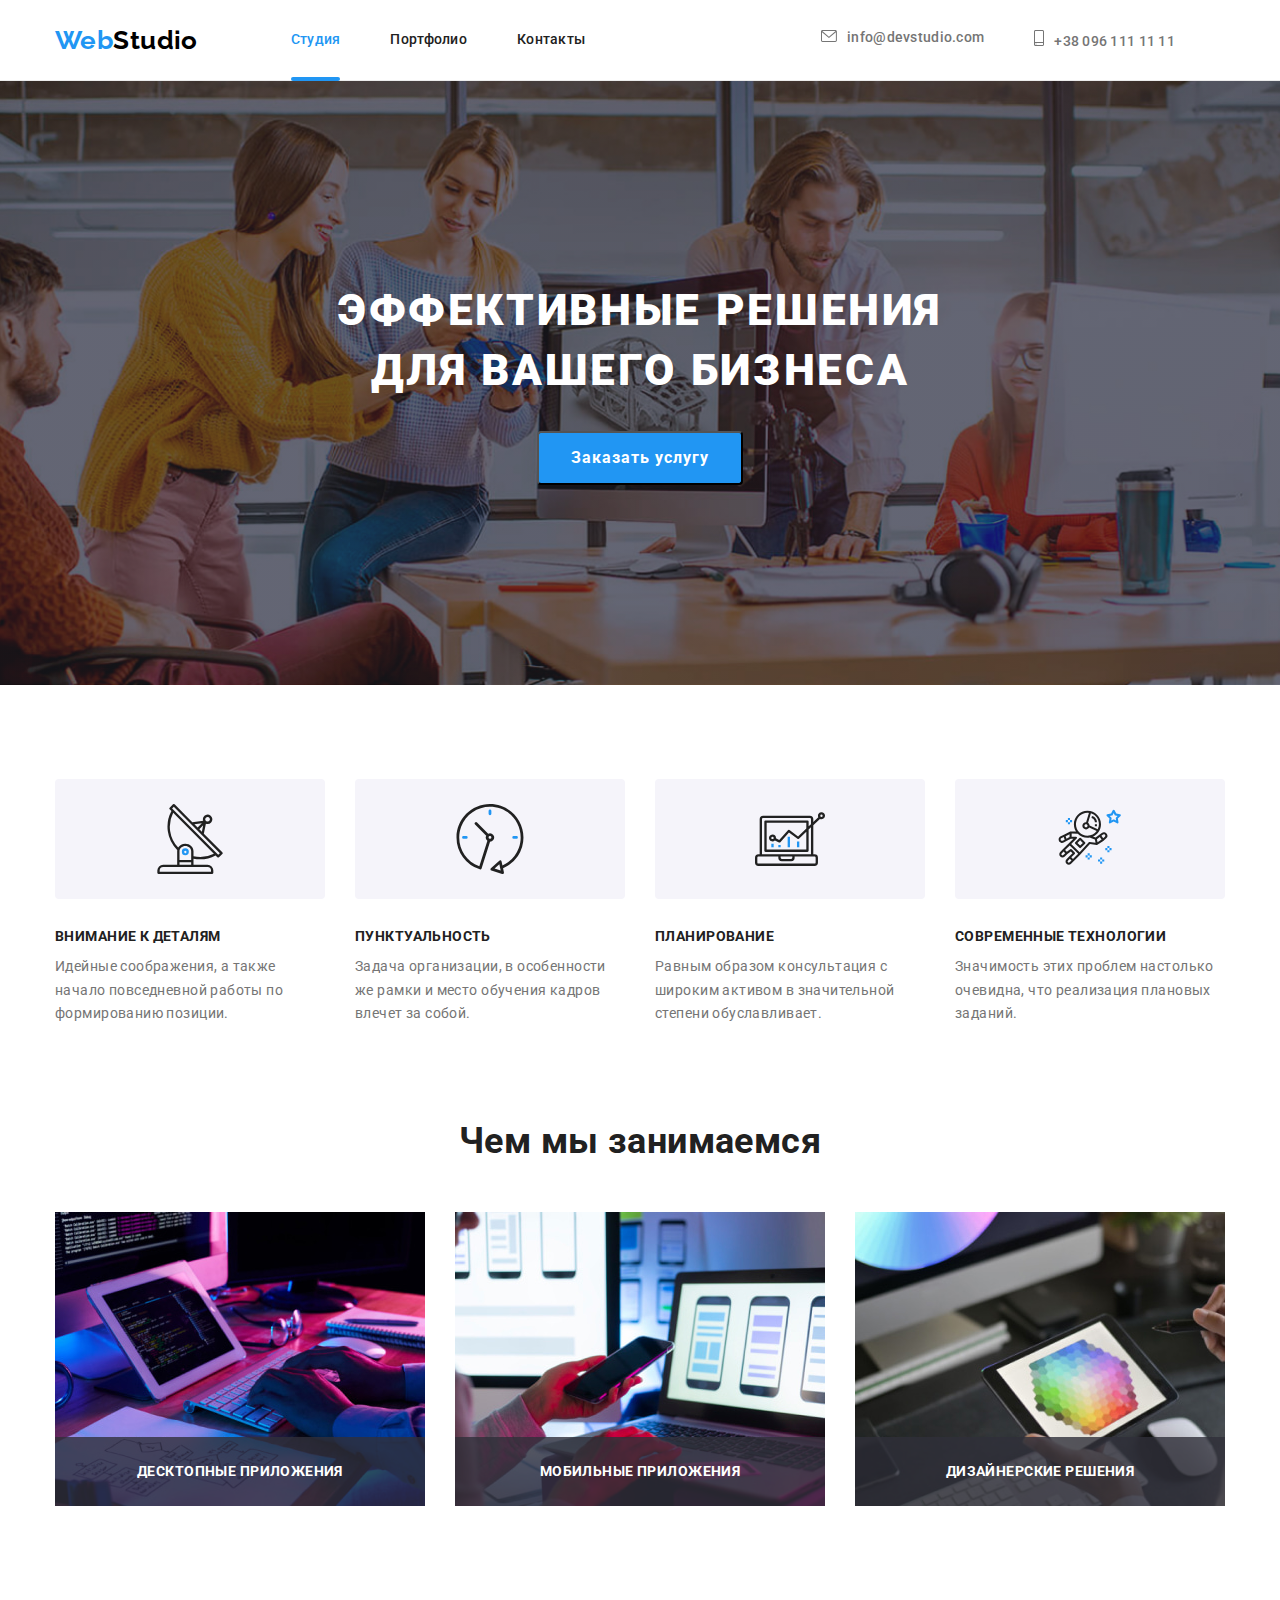
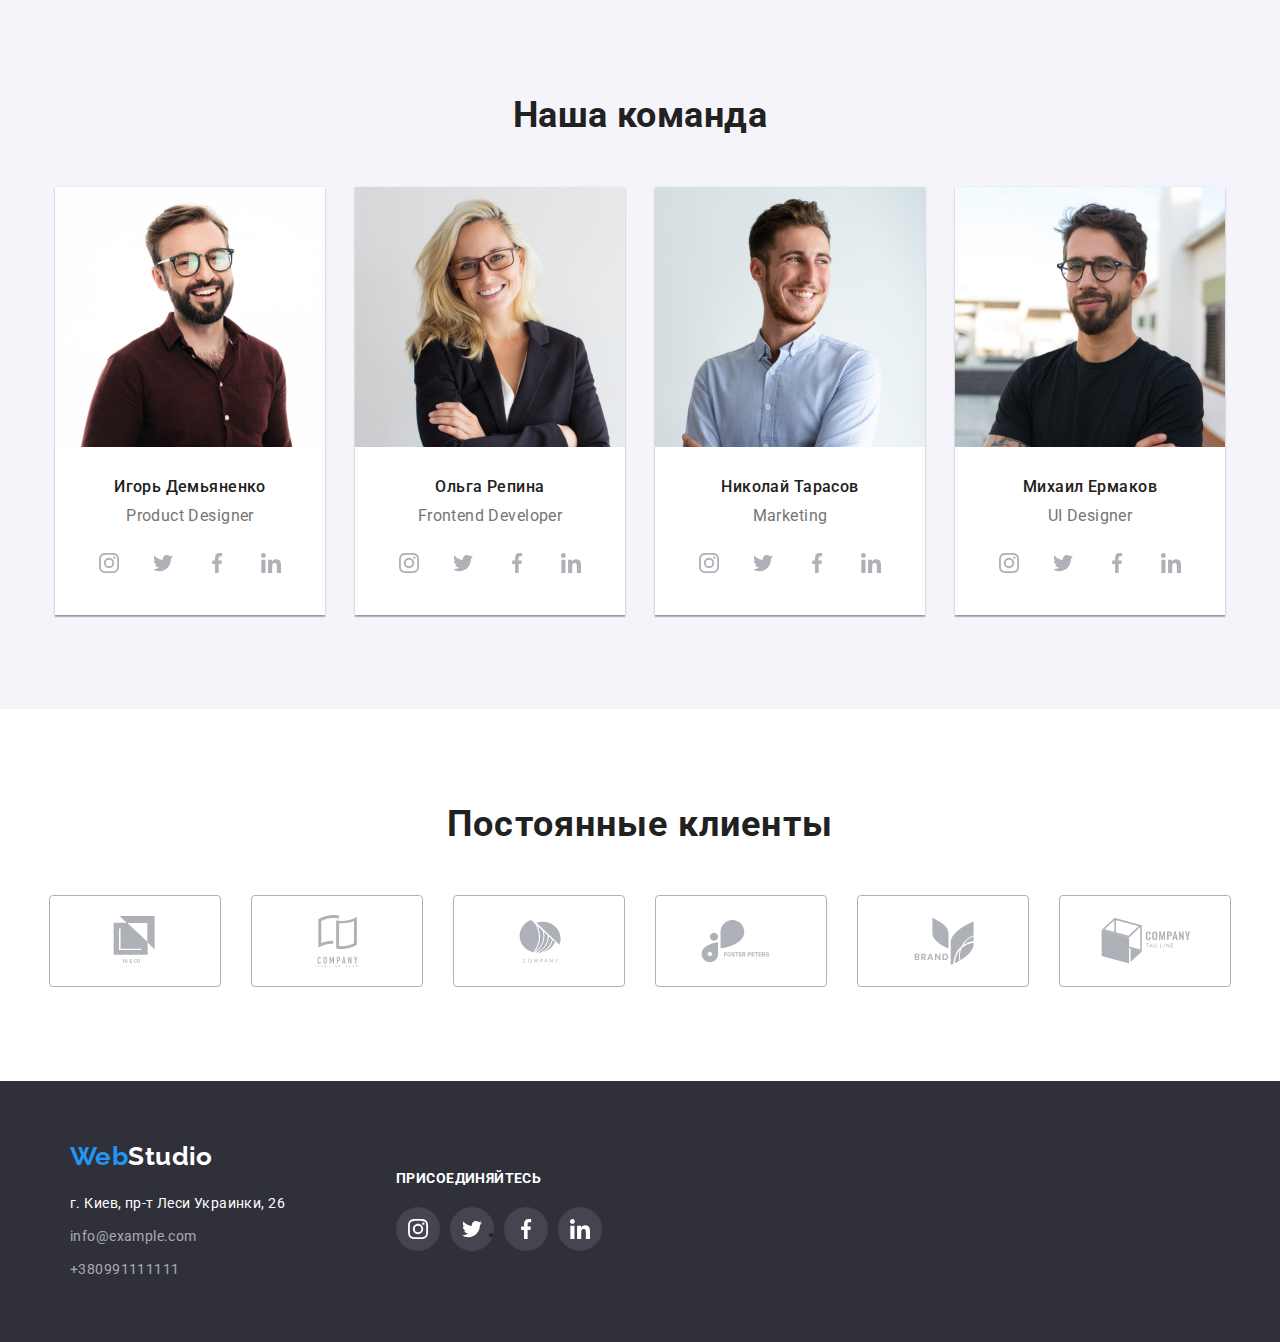
<file: index.html>
<!DOCTYPE html>
<html lang="ru">

<head>
    <meta charset="UTF-8" />
    <meta http-equiv="X-UA-Compatible" content="IE=edge" />
    <meta name="viewport" content="width=device-width, initial-scale=1.0" />
    <title lang="en">WebStudio</title>
    <link rel="stylesheet" href="https://cdn.jsdelivr.net/npm/modern-normalize@1.1.0/modern-normalize.min.css" />
    <link rel="preconnect" href="https://fonts.googleapis.com" />
    <link rel="preconnect" href="https://fonts.gstatic.com" crossorigin />
    <link href="https://fonts.googleapis.com/css2?family=Raleway:wght@700&family=Roboto:wght@400;500;700;900&display=swap" rel="stylesheet" />
    <link rel="stylesheet" href="./css/styles.css" />
</head>

<body>
    <!-- section header -->

    <header class="header">
        <div class="container header-container">
            <a class="header-logo logo link" href="" lang="en"><span class="logo-section">Web</span>Studio</a>
            <nav class="header-nav">
                <ul class="nav-list list">
                    <li class="nav-item">
                        <a class="nav-link link current" href="./index.html">Студия</a>
                    </li>
                    <li class="nav-item">
                        <a class="nav-link link" href="./portfolio.html">Портфолио</a>
                    </li>
                    <li class="nav-item">
                        <a class="nav-link link" href="">Контакты</a>
                    </li>
                </ul>
            </nav>

            <ul class="header-contact list">
                <li class="header-contact-item">
                    <a class="header-mail link" href="mailto:info@devstudio.com">
                        <svg class="icon-header" width="16" height="12">
                            <use href="./images/icons.svg#mail" aria-label="mail"></use>
                        </svg>info@devstudio.com</a>
                </li>
                <li class="header-contact-item">
                    <a class="header-phone link" href="tel:+380961111111">
                        <svg class="icon-header" width="10" height="16">
                            <use href="./images/icons.svg#phone" aria-label="phone"></use>
                        </svg>+38 096 111 11 11</a>
                </li>
            </ul>
        </div>
    </header>

    <!-- main section -->

    <main>
        <!-- section hero -->

        <section class="section-hero">
            <div class="container">
                <h1 class="hero-title">Эффективные решения для вашего бизнеса</h1>
                <button class="hero-btn" type="button" data-modal-open>Заказать услугу</button>
            </div>
        </section>

        <!-- section advantage -->

        <h2 class="visually-hidden">Преимущества</h2>

        <section class="section">
            <div class="container">
                <h2 class="visually-hidden">Преимущества</h2>
                <ul class="list-advantage list">
                    <li class="item-advantage">
                        <div class="icon-advantage-wrapper">
                            <svg width="70" height="70">
                                <use href="./images/icons.svg#antenna" aria-label="antenna"></use>
                            </svg>
                        </div>
                        <h3 class="title-advantage">Внимание к деталям</h3>
                        <p class="description-advantage">
                            Идейные соображения, а также начало повседневной работы по формированию позиции.
                        </p>
                    </li>
                    <li class="item-advantage">
                        <div class="icon-advantage-wrapper">
                            <svg width="70" height="70">
                                <use href="./images/icons.svg#clock" aria-label="clock"></use>
                            </svg>
                        </div>
                        <h3 class="title-advantage">Пунктуальность</h3>
                        <p class="description-advantage">
                            Задача организации, в особенности же рамки и место обучения кадров влечет за собой.
                        </p>
                    </li>
                    <li class="item-advantage">
                        <div class="icon-advantage-wrapper">
                            <svg width="70" height="70">
                                <use href="./images/icons.svg#diagram" aria-label="diagram"></use>
                            </svg>
                        </div>
                        <h3 class="title-advantage">Планирование</h3>
                        <p class="description-advantage">
                            Равным образом консультация с широким активом в значительной степени обуславливает.
                        </p>
                    </li>
                    <li class="item-advantage">
                        <div class="icon-advantage-wrapper">
                            <svg width="70" height="70">
                                <use href="./images/icons.svg#astronaut" aria-label="astronaut"></use>
                            </svg>
                        </div>
                        <h3 class="title-advantage">Современные технологии</h3>
                        <p class="description-advantage">
                            Значимость этих проблем настолько очевидна, что реализация плановых заданий.
                        </p>
                    </li>
                </ul>
            </div>
        </section>

        <!-- section examples -->

        <section class="section-examples section">
            <div class="container">
                <h2 class="title-examples">Чем мы занимаемся</h2>
                <ul class="list-examples list">
                    <li class="item-examples">
                        <img class="img-examples" src="./images/work-examples/work_examples_1.jpg" alt="фото 1" width="370" height="294" />
                        <div class="examples-wrapper">
                            <p class="examples-label">Десктопные приложения</p>
                        </div>
                    </li>
                    <li class="item-examples">
                        <img class="img-examples" src="./images/work-examples/work_examples_2.jpg" alt="фото 2" width="370" height="294" />
                        <div class="examples-wrapper">
                            <p class="examples-label">Мобильные приложения</p>
                        </div>
                    </li>
                    <li class="item-examples">
                        <img class="img-examples" src="./images/work-examples/work_examples_3.jpg" alt="фото 3" width="370" height="294" />
                        <div class="examples-wrapper">
                            <p class="examples-label">Дизайнерские решения</p>
                        </div>
                    </li>
                </ul>
            </div>
        </section>

        <!-- section our team -->

        <section class="section-team section">
            <div class="container">
                <h2 class="title-team">Наша команда</h2>
                <ul class="list-team list">
                    <li class="item-team">
                        <img class="img-team" src="./images/our-team/Ihor_Demyanenko.jpg" alt="photo Ihor Demyanenko" width="270" height="260" />
                        <div class="block-description-team">
                            <h3 class="list-title-team">Игорь Демьяненко</h3>
                            <p class="description-team" lang="en">Product Designer</p>
                            <ul class="sotial-link">
                                <li class="social-icon-list list">
                                    <a class="social-link-icon" href="">
                                        <svg class="social-icon" width="20" height="20">
                                            <use href="./images/icons.svg#instagram" aria-label="instagram"></use>
                                        </svg>
                                    </a>
                                </li>
                                <li class="social-icon-list list">
                                    <a class="social-link-icon" href="">
                                        <svg class="social-icon" width="20" height="20">
                                            <use href="./images/icons.svg#twitter" aria-label="twitter"></use>
                                        </svg>
                                    </a>
                                </li>
                                <li class="social-icon-list list">
                                    <a class="social-link-icon" href="">
                                        <svg class="social-icon" width="20" height="20">
                                            <use href="./images/icons.svg#facebook" aria-label="facebook"></use>
                                        </svg>
                                    </a>
                                </li>
                                <li class="social-icon-list list">
                                    <a class="social-link-icon" href="">
                                        <svg class="social-icon" width="20" height="20">
                                            <use href="./images/icons.svg#linkedin" aria-label="linkedin"></use>
                                        </svg>
                                    </a>
                                </li>
                            </ul>
                        </div>
                    </li>
                    <li class="item-team">
                        <img class="img-team" src="./images/our-team/Olga_Repina.jpg" alt="photo Olha Repina" width="270" height="260" />
                        <div class="block-description-team">
                            <h3 class="list-title-team">Ольга Репина</h3>
                            <p class="description-team" lang="en">Frontend Developer</p>
                            <ul class="sotial-link">
                                <li class="social-icon-list list">
                                    <a class="social-link-icon" href="">
                                        <svg class="social-icon" width="20" height="20">
                                            <use href="./images/icons.svg#instagram" aria-label="instagram"></use>
                                        </svg>
                                    </a>
                                </li>
                                <li class="social-icon-list list">
                                    <a class="social-link-icon" href="">
                                        <svg class="social-icon" width="20" height="20">
                                            <use href="./images/icons.svg#twitter" aria-label="twitter"></use>
                                        </svg>
                                    </a>
                                </li>
                                <li class="social-icon-list list">
                                    <a class="social-link-icon" href="">
                                        <svg class="social-icon" width="20" height="20">
                                            <use href="./images/icons.svg#facebook" aria-label="facebook"></use>
                                        </svg>
                                    </a>
                                </li>
                                <li class="social-icon-list list">
                                    <a class="social-link-icon" href="">
                                        <svg class="social-icon" width="20" height="20">
                                            <use href="./images/icons.svg#linkedin" aria-label="linkedin"></use>
                                        </svg>
                                    </a>
                                </li>
                            </ul>
                        </div>
                    </li>
                    <li class="item-team">
                        <img class="img-team" src="./images/our-team/Nicolay_Tarasov.jpg" alt="photo Nikolay Tarasov" width="270" height="260" />
                        <div class="block-description-team">
                            <h3 class="list-title-team">Николай Тарасов</h3>
                            <p class="description-team" lang="en">Marketing</p>
                            <ul class="sotial-link">
                                <li class="social-icon-list list">
                                    <a class="social-link-icon" href="">
                                        <svg class="social-icon" width="20" height="20">
                                            <use href="./images/icons.svg#instagram" aria-label="instagram"></use>
                                        </svg>
                                    </a>
                                </li>
                                <li class="social-icon-list list">
                                    <a class="social-link-icon" href="">
                                        <svg class="social-icon" width="20" height="20">
                                            <use href="./images/icons.svg#twitter" aria-label="twitter"></use>
                                        </svg>
                                    </a>
                                </li>
                                <li class="social-icon-list list">
                                    <a class="social-link-icon" href="">
                                        <svg class="social-icon" width="20" height="20">
                                            <use href="./images/icons.svg#facebook" aria-label="facebook"></use>
                                        </svg>
                                    </a>
                                </li>
                                <li class="social-icon-list list">
                                    <a class="social-link-icon" href="">
                                        <svg class="social-icon" width="20" height="20">
                                            <use href="./images/icons.svg#linkedin" aria-label="linkedin"></use>
                                        </svg>
                                    </a>
                                </li>
                            </ul>
                        </div>
                    </li>
                    <li class="item-team">
                        <img class="img-team" src="./images/our-team/Mychail_Ermakov.jpg" alt="photo Mykhail Ermakov" width="270" height="260" />
                        <div class="block-description-team">
                            <h3 class="list-title-team">Михаил Ермаков</h3>
                            <p class="description-team" lang="en">UI Designer</p>
                            <ul class="sotial-link">
                                <li class="social-icon-list list">
                                    <a class="social-link-icon" href="">
                                        <svg class="social-icon" width="20" height="20">
                                            <use href="./images/icons.svg#instagram" aria-label="instagram"></use>
                                        </svg>
                                    </a>
                                </li>
                                <li class="social-icon-list list">
                                    <a class="social-link-icon" href="">
                                        <svg class="social-icon" width="20" height="20">
                                            <use href="./images/icons.svg#twitter" aria-label="twitter"></use>
                                        </svg>
                                    </a>
                                </li>
                                <li class="social-icon-list list">
                                    <a class="social-link-icon" href="">
                                        <svg class="social-icon" width="20" height="20">
                                            <use href="./images/icons.svg#facebook" aria-label="facebook"></use>
                                        </svg>
                                    </a>
                                </li>
                                <li class="social-icon-list list">
                                    <a class="social-link-icon" href="">
                                        <svg class="social-icon" width="20" height="20">
                                            <use href="./images/icons.svg#linkedin" aria-label="linkedin"></use>
                                        </svg>
                                    </a>
                                </li>
                            </ul>
                        </div>
                    </li>
                </ul>
            </div>
        </section>

        <!-- regular customers -->

        <section class="regular-customers section">
            <h2 class="title-customers">Постоянные клиенты</h2>
            <div class="customers-wrapper">
                <ul class="customers-list list">
                    <li class="customers-item">
                        <a class="customers-link " href="">
                            <svg class="customers-icon" width="170" height="90">
                                <use href="./images/icons.svg#Client-1" aria-label="Client-1"></use>
                            </svg>
                        </a>
                    </li>
                    <li class="customers-item">
                        <a href="" class="customers-link">
                            <svg width="170" height="90" class="customers-icon">
                                <use href="./images/icons.svg#Client-2" aria-label="Client-2"></use>
                            </svg>
                        </a>
                    </li>
                    <li class="customers-item">
                        <a href="" class="customers-link">
                            <svg width="170" height="90" class="customers-icon">
                                <use href="./images/icons.svg#Client-3" aria-label="Client-3"></use>
                            </svg>
                        </a>
                    </li>
                    <li class="customers-item">
                        <a href="" class="customers-link">
                            <svg width="170" height="90" class="customers-icon">
                                <use href="./images/icons.svg#Client-4" aria-label="Client-4"></use>
                            </svg>
                        </a>
                    </li>
                    <li class="customers-item">
                        <a href="" class="customers-link">
                            <svg width="170" height="90" class="customers-icon">
                                <use href="./images/icons.svg#Client-5" aria-label="Client-5"></use>
                            </svg>
                        </a>
                    </li>
                    <li class="customers-item">
                        <a href="" class="customers-link">
                            <svg width="170" height="90" class="customers-icon">
                                <use href="./images/icons.svg#Client-6" aria-label="Client-6"></use>
                            </svg>
                        </a>
                    </li>
                </ul>
            </div>
        </section>
    </main>

    <!-- section footer -->

    <footer class="footer">
        <div class="container container-wrapper-footer">
            <div class="container footer-first-part">
                <a class="footer-logo logo link" href="" lang="en"><span class="logo-section">Web</span>Studio</a>
                <adress>
                    <ul class="list">
                        <li class="footer-nav">
                            <a class="footer-adress">г. Киев, пр-т Леси Украинки, 26</a>
                        </li>
                        <li class="footer-nav">
                            <a class="footer-link-mail link" href="info@example.com">info@example.com</a>
                        </li>
                        <li class="footer-nav">
                            <a class="footer-link-phone link" href="tel:+380991111111">+380991111111</a>
                        </li>
                    </ul>
                </adress>
            </div>
            <div class="cotainer footer-second-part">
                <b class="join">Присоединяйтесь</b>
                <ul class="sotial-link-footer">
                    <li class="social-icon-list-footer list">
                        <a class="social-link-icon-footer" href="">
                            <svg class="social-icon-footer" width="20" height="20">
                                <use href="./images/icons.svg#instagram" aria-label="instagram"></use>
                            </svg>
                        </a>
                    </li>
                    <li class="social-icon-list-footer list">
                        <a class="social-link-icon-footer" href="">
                            <svg class="social-icon-footer" width="20" height="20">
                                <use href="./images/icons.svg#twitter" aria-label="twitter"></use>
                            </svg>
                        </a>
                    </li>
                    <li class="social-icon-list list-footer">
                        <a class="social-link-icon-footer" href="">
                            <svg class="social-icon-footer" width="20" height="20">
                                <use href="./images/icons.svg#facebook" aria-label="facebook"></use>
                            </svg>
                        </a>
                    </li>
                    <li class="social-icon-list-footer list">
                        <a class="social-link-icon-footer" href="">
                            <svg class="social-icon-footer" width="20" height="20">
                                <use href="./images/icons.svg#linkedin" aria-label="linkedin"></use>
                            </svg>
                        </a>
                    </li>
                </ul>
            </div>
        </div>
    </footer>

    <div class="backdrop is-hidden" data-modal>
        <div class="modal">
            <button type="button" class="modal-close-btn" data-modal-close>
                <svg width="11" height="11">
                    <use href="./images/icons.svg#close" aria-label="close-button"></use>
                </svg>
              
            </button>
        </div>
    </div>
    <script src="./js/modal.js"></script>
</body>

</html>
</file>
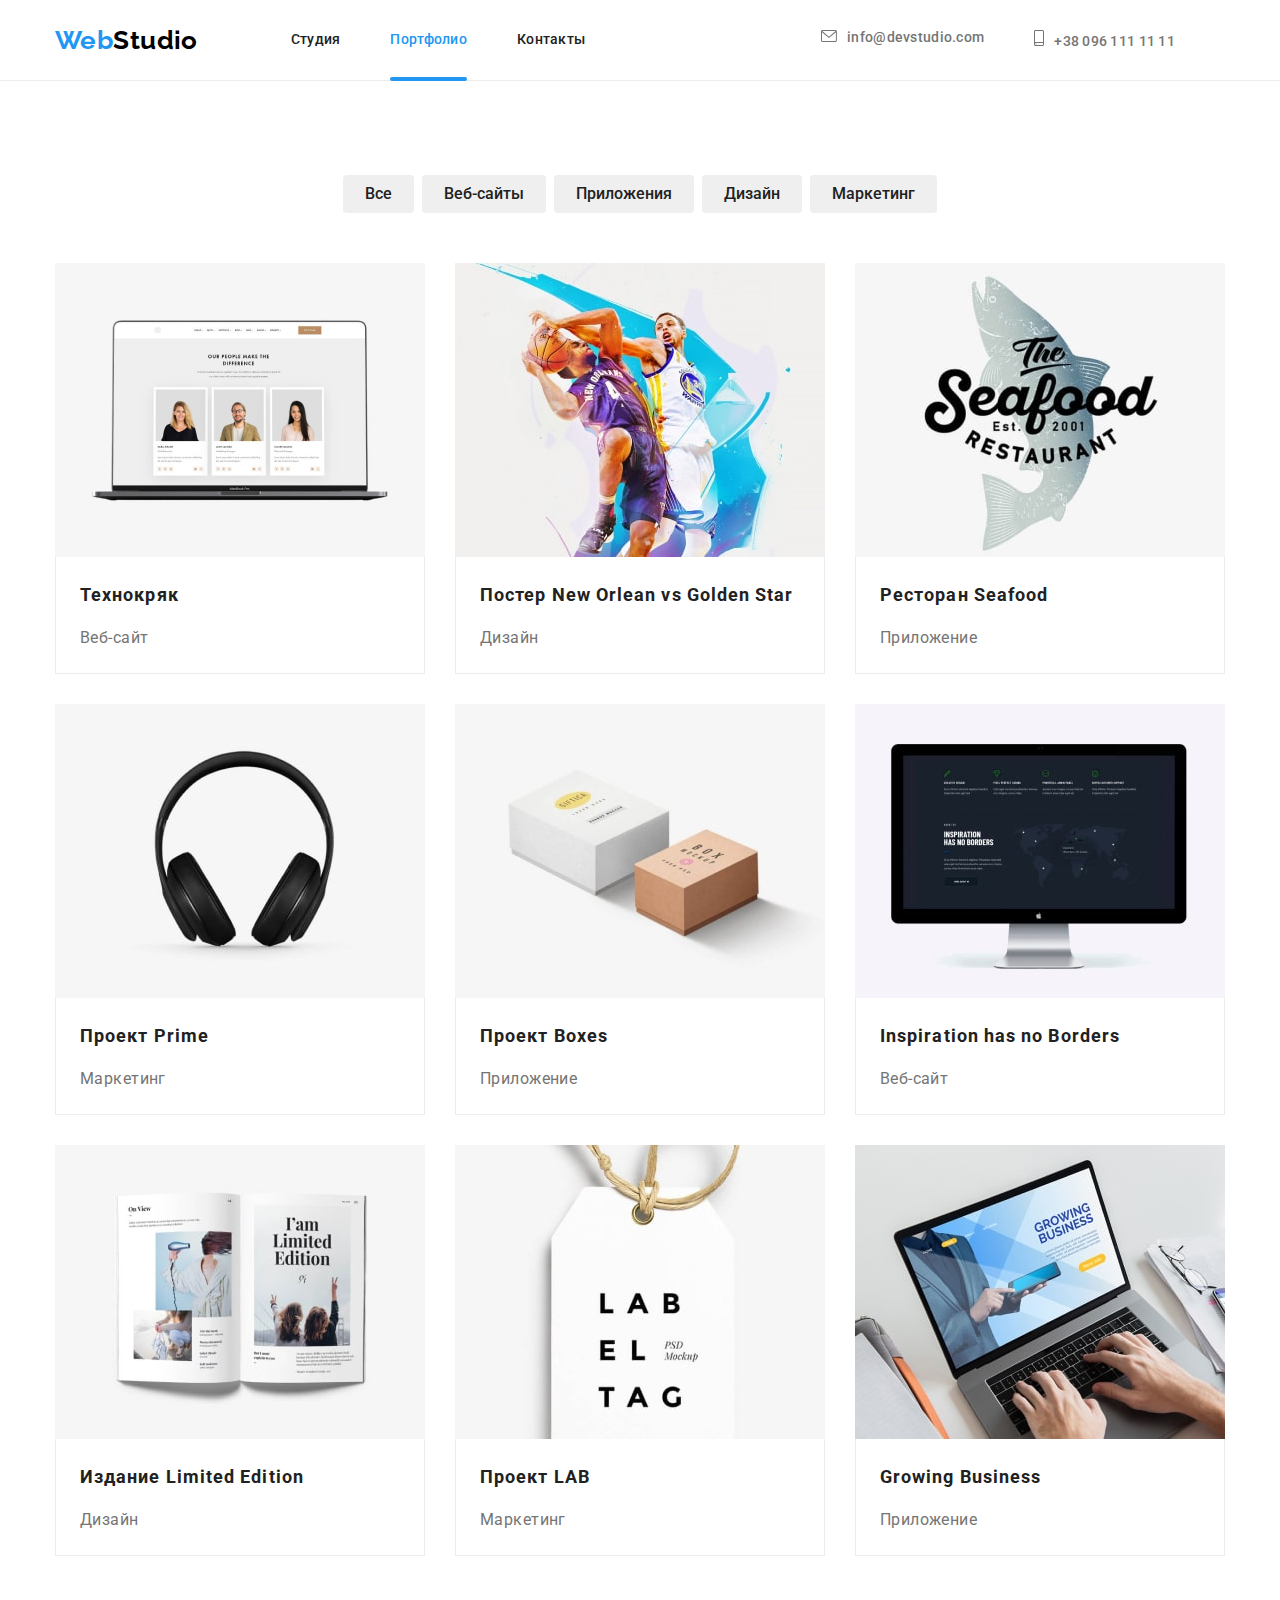
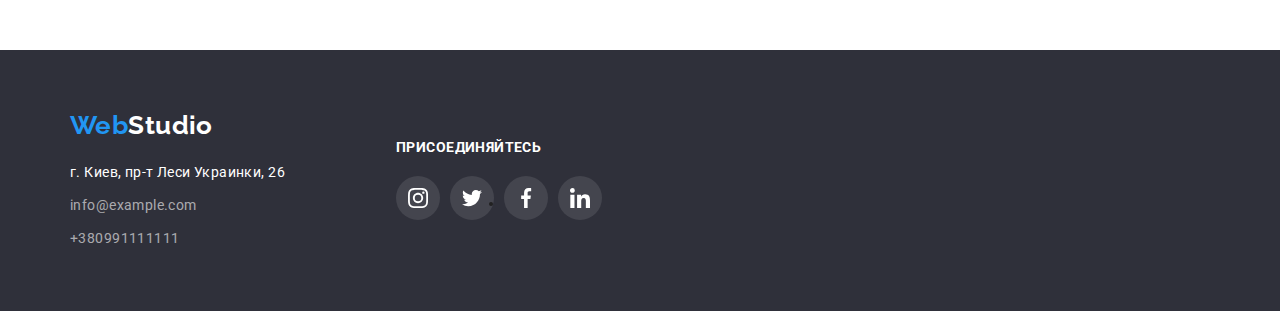
<file: portfolio.html>
<!DOCTYPE html>
<html lang="ru">

<head>
    <meta charset="UTF-8" />
    <meta http-equiv="X-UA-Compatible" content="IE=edge" />
    <meta name="viewport" content="width=device-width, initial-scale=1.0" />
    <title>Document</title>
    <link rel="stylesheet" href="https://cdn.jsdelivr.net/npm/modern-normalize@1.1.0/modern-normalize.min.css" />
    <link rel="preconnect" href="https://fonts.googleapis.com" />
    <link rel="preconnect" href="https://fonts.gstatic.com" crossorigin />
    <link href="https://fonts.googleapis.com/css2?family=Raleway:wght@700&family=Roboto:wght@400;500;700;900&display=swap" rel="stylesheet" />
    <link rel="stylesheet" href="./css/styles.css" />
</head>

<body>
    <!-- section header -->

    <header class="header">
        <div class="container header-container">
            <a class="header-logo logo link" href="" lang="en"><span class="logo-section">Web</span>Studio</a>
            <nav class="header-nav">
                <ul class="nav-list list">
                    <li class="nav-item">
                        <a class="nav-link link" href="./index.html">Студия</a>
                    </li>
                    <li class="nav-item">
                        <a class="nav-link link current" href="./portfolio.html">Портфолио</a>
                    </li>
                    <li class="nav-item">
                        <a class="nav-link link" href="">Контакты</a>
                    </li>
                </ul>
            </nav>

            <ul class="header-contact list">
                <li class="header-contact-item">
                    <a class="header-mail link" href="mailto:info@devstudio.com">
                        <svg class="icon-header" width="16" height="12">
                            <use href="./images/icons.svg#mail" aria-label="mail"></use>
                        </svg>info@devstudio.com</a>
                </li>
                <li class="header-contact-item">
                    <a class="header-phone link" href="tel:+380961111111">
                        <svg class="icon-header" width="10" height="16">
                            <use href="./images/icons.svg#phone" aria-label="phone"></use>
                        </svg>+38 096 111 11 11</a>
                </li>
            </ul>
        </div>
    </header>

    <!-- main section -->

    <main class="main-container">


        <section class="section">
            <div class="container">
                <h1 class="visually-hidden">Портфолио</h1>
                <ul class="btn-list list">
                    <li class="btn-item">
                        <button class="btn" type="button">Все</button>
                    </li>
                    <li class="btn-item">
                        <button class="btn" type="button">Веб-сайты</button>
                    </li>
                    <li class="btn-item">
                        <button class="btn" type="button">Приложения</button>
                    </li>
                    <li class="btn-item">
                        <button class="btn" type="button">Дизайн</button>
                    </li>
                    <li class="btn-item">
                        <button class="btn" type="button">Маркетинг</button>
                    </li>
                </ul>


                <ul class="list-portfolio list">
                    <li class="item-portfolio">
                        <a class="link-portfolio link" href="">
                            <div class="position-wrapper">
                                <img class="img-portfolio" src="./images/image-portfolio/img-min.jpg" alt="" width="370" height="294" />
                                <p class="overlay">Технокряк это современная площадка распространения коронавируса. Компании используют эту платформу для цифрового шпионажа и атак на защищённые сервера конкурентов</p>
                            </div>
                            <div class="description-portfolio">
                                <h2 class="title-portfolio">Технокряк</h2>
                                <p class="name-portfolio">Веб-сайт</p>
                            </div>
                        </a>
                    </li>
                    <li class="item-portfolio">
                        <a class="link-portfolio link" href="">
                            <div class="position-wrapper">
                                <img class="img-portfolio" src="./images/image-portfolio/img-1-min.jpg" alt="" width="370" height="294" />
                                <p class="overlay">Технокряк это современная площадка распространения коронавируса. Компании используют эту платформу для цифрового шпионажа и атак на защищённые сервера конкурентов</p>
                            </div>
                            <div class="description-portfolio">
                                <h2 class="title-portfolio">Постер New Orlean vs Golden Star</h2>
                                <p class="name-portfolio">Дизайн</p>
                            </div>
                        </a>
                    </li>
                    <li class="item-portfolio">
                        <a class="link-portfolio link" href="">
                            <div class="position-wrapper">
                                <img class="img-portfolio" src="./images/image-portfolio/img-2-min.jpg" alt="" width="370" height="294" />
                                <p class="overlay">Технокряк это современная площадка распространения коронавируса. Компании используют эту платформу для цифрового шпионажа и атак на защищённые сервера конкурентов</p>
                            </div>
                            <div class="description-portfolio">
                                <h2 class="title-portfolio">Ресторан Seafood</h2>
                                <p class="name-portfolio">Приложение</p>
                            </div>
                        </a>
                    </li>
                    <li class="item-portfolio">
                        <a class="link-portfolio link" href="">
                            <div class="position-wrapper">
                                <img class="img-portfolio" src="./images/image-portfolio/img-3-min.jpg" alt="" width="370" height="294" />
                                <p class="overlay">Технокряк это современная площадка распространения коронавируса. Компании используют эту платформу для цифрового шпионажа и атак на защищённые сервера конкурентов</p>
                            </div>
                            <div class="description-portfolio">
                                <h2 class="title-portfolio">Проект Prime</h2>
                                <p class="name-portfolio">Маркетинг</p>
                            </div>
                        </a>
                    </li>
                    <li class="item-portfolio">
                        <a class="link-portfolio link" href="">
                            <div class="position-wrapper">
                                <img class="img-portfolio" src="./images/image-portfolio/img-4-min.jpg" alt="" width="370" height="294" />
                                <p class="overlay">Технокряк это современная площадка распространения коронавируса. Компании используют эту платформу для цифрового шпионажа и атак на защищённые сервера конкурентов</p>
                            </div>
                            <div class="description-portfolio">
                                <h2 class="title-portfolio">Проект Boxes</h2>
                                <p class="name-portfolio">Приложение</p>
                            </div>
                        </a>
                    </li>
                    <li class="item-portfolio">
                        <a class="link-portfolio link" href="">
                            <div class="position-wrapper">
                                <img class="img-portfolio" src="./images/image-portfolio/img-5-min.jpg" alt="" width="370" height="294" />
                                <p class="overlay">Технокряк это современная площадка распространения коронавируса. Компании используют эту платформу для цифрового шпионажа и атак на защищённые сервера конкурентов</p>
                            </div>
                            <div class="description-portfolio">
                                <h2 class="title-portfolio">Inspiration has no Borders</h2>
                                <p class="name-portfolio">Веб-сайт</p>
                            </div>
                        </a>
                    </li>
                    <li class="item-portfolio">
                        <a class="link-portfolio link" href="">
                            <div class="position-wrapper">
                                <img class="img-portfolio" src="./images/image-portfolio/img-6-min.jpg" alt="" width="370" height="294" />
                                <p class="overlay">Технокряк это современная площадка распространения коронавируса. Компании используют эту платформу для цифрового шпионажа и атак на защищённые сервера конкурентов</p>
                            </div>
                            <div class="description-portfolio">
                                <h2 class="title-portfolio">Издание Limited Edition</h2>
                                <p class="name-portfolio">Дизайн</p>
                            </div>
                        </a>
                    </li>
                    <li class="item-portfolio">
                        <a class="link-portfolio link" href="">
                            <div class="position-wrapper">
                                <img class="img-portfolio" src="./images/image-portfolio/img-7-min.jpg" alt="" width="370" height="294" />
                                <p class="overlay">Технокряк это современная площадка распространения коронавируса. Компании используют эту платформу для цифрового шпионажа и атак на защищённые сервера конкурентов</p>
                            </div>
                            <div class="description-portfolio">
                                <h2 class="title-portfolio">Проект LAB</h2>
                                <p class="name-portfolio">Маркетинг</p>
                            </div>
                        </a>
                    </li>
                    <li class="item-portfolio">
                        <a class="link-portfolio link" href="">
                            <div class="position-wrapper">
                                <img class="img-portfolio" src="./images/image-portfolio/img-8-min.jpg" alt="" width="370" height="294" />
                                <p class="overlay">Технокряк это современная площадка распространения коронавируса. Компании используют эту платформу для цифрового шпионажа и атак на защищённые сервера конкурентов</p>
                            </div>
                            <div class="description-portfolio">
                                <h2 class="title-portfolio">Growing Business</h2>
                                <p class="name-portfolio">Приложение</p>
                            </div>
                        </a>
                    </li>
                </ul>
            </div>
        </section>
    </main>

    <!-- section footer -->

    <footer class="footer">
        <div class="container container-wrapper-footer">
            <div class="container footer-first-part">
                <a class="footer-logo logo link" href="" lang="en"><span class="logo-section">Web</span>Studio</a>
                <adress>
                    <ul class="list">
                        <li class="footer-nav">
                            <a class="footer-adress">г. Киев, пр-т Леси Украинки, 26</a>
                        </li>
                        <li class="footer-nav">
                            <a class="footer-link-mail link" href="info@example.com">info@example.com</a>
                        </li>
                        <li class="footer-nav">
                            <a class="footer-link-phone link" href="tel:+380991111111">+380991111111</a>
                        </li>
                    </ul>
                </adress>
            </div>
            <div class="cotainer footer-second-part">
                <b class="join">Присоединяйтесь</b>
                <ul class="sotial-link-footer">
                    <li class="social-icon-list-footer list">
                        <a class="social-link-icon-footer" href="">
                            <svg class="social-icon-footer" width="20" height="20">
                                <use href="./images/icons.svg#instagram" aria-label="instagram"></use>
                            </svg>
                        </a>
                    </li>
                    <li class="social-icon-list-footer list">
                        <a class="social-link-icon-footer" href="">
                            <svg class="social-icon-footer" width="20" height="20">
                                <use href="./images/icons.svg#twitter" aria-label="twitter"></use>
                            </svg>
                        </a>
                    </li>
                    <li class="social-icon-list list-footer">
                        <a class="social-link-icon-footer" href="">
                            <svg class="social-icon-footer" width="20" height="20">
                                <use href="./images/icons.svg#facebook" aria-label="facebook"></use>
                            </svg>
                        </a>
                    </li>
                    <li class="social-icon-list-footer list">
                        <a class="social-link-icon-footer" href="">
                            <svg class="social-icon-footer" width="20" height="20">
                                <use href="./images/icons.svg#linkedin" aria-label="linkedin"></use>
                            </svg>
                        </a>
                    </li>
                </ul>
            </div>
        </div>
    </footer>
</body>

</html>
</file>
<file: css/styles.css>
/* font-family: 'Raleway', sans-serif;
font-family: 'Roboto', sans-serif; */


/* базовой сброс стилей */

h1,
h2,
h3,
h4,
h5,
h6,
p {
    margin: 0;
}

ul,
ol {
    margin: 0;
    padding: 0;
}

img {
    display: block;
    max-width: 100%;
    height: auto;
}

.link {
    text-decoration: none;
}

.list {
    list-style: none;
}

.visually-hidden {
    position: absolute;
    width: 1px;
    height: 1px;
    margin: -1px;
    border: 0;
    padding: 0;
    white-space: nowrap;
    clip-path: inset(100%);
    clip: rect(0 0 0 0);
    overflow: hidden;
}

.container {
    width: 1200px;
    padding-left: 15px;
    padding-right: 15px;
    margin-left: auto;
    margin-right: auto;
}

.section {
    padding-bottom: 94px;
    padding-top: 94px;
}

:root {
    /* color */
    --main-color: #212121;
    --secondary-color: #757575;
    --accent-color: #2196f3;
    --primary-dark: #000000;
    --primary-light: #ffffff;
    --adress-color: rgba(255, 255, 255, 0.6);
    --btn-color: #188ce8;
    --background-color: #f5f4fa;
    --border-color: #ececec;
    /* theme */
    --dark-theme-color: #2f303a;
    /* text */
    --main-font: 'Roboto', sans-serif;
    --secondary-font: 'Raleway', sans-serif;
}

body {
    font-family: var(--main-font);
    font-size: 14px;
    font-weight: 400;
    color: var(--main-color);
    letter-spacing: 0.03em;
}


/* logo*/

.logo {
    font-family: var(--secondary-font);
    font-weight: 700;
    font-size: 26px;
    line-height: 1.19;
}

.header-logo {
    display: block;
    padding-top: 24px;
    padding-bottom: 24px;
    color: var(--primary-dark);
    margin-right: 93px;
}

.logo-section {
    color: var(--accent-color);
}


/* header */

.header {
    /* background-color: SandyBrown; */
    border-bottom: 1px solid var(--border-color);
}

.header-container {
    display: flex;
    align-items: center;
}

.nav-list {
    display: flex;
    align-items: center;
}

.nav-item:not(:last-child) {
    margin-right: 50px;
}

.nav-link {
    display: block;
    padding-top: 32px;
    padding-bottom: 32px;
}

.nav-link {
    position: relative;
    font-weight: 500;
    line-height: 1.14;
    letter-spacing: 0.02em;
    color: var(--main-color);
    transition: color 250ms cubic-bezier(0.4, 0, 0.2, 1);
}

.nav-link:hover,
.nav-link:focus {
    color: var(--accent-color);
}

.nav-link.current {
    color: var(--accent-color);
}

.current::after {
    content: "";
    display: block;
    margin-top: 28px;
    width: 100%;
    height: 4px;
    border-radius: 2px;
    background-color: var(--accent-color);
    position: absolute;
    left: 0;
    bottom: 0;
    bottom: -1px;
}

.header-contact {
    display: flex;
    margin-left: auto;
}

.header-contact-item {
    margin-right: 50px;
}

.icon-header {
    margin-right: 10px;
    fill: currentColor;
}

.header-mail {
    display: block;
    padding-top: 24px;
    padding-bottom: 24px;
    font-weight: 500;
    line-height: 1.14;
    letter-spacing: 0.02em;
    color: var(--secondary-color);
    transition: color 250ms cubic-bezier(0.4, 0, 0.2, 1);
}

.header-mail:hover,
.header-mail:focus {
    color: var(--accent-color);
}

.header-phone {
    display: block;
    padding-top: 24px;
    padding-bottom: 24px;
    font-weight: 500;
    line-height: 1.14;
    letter-spacing: 0.02em;
    color: var(--secondary-color);
    transition: color 250ms cubic-bezier(0.4, 0, 0.2, 1);
}

.header-phone:hover,
.header-phone:focus {
    color: var(--accent-color);
}


/* section hero */

.section-hero {
    margin: 0 auto;
    background-image: linear-gradient(rgb(47, 48, 58, 0.4), rgb(47, 48, 58, 0.4)), url(../images/fon.jpg);
    background-repeat: no-repeat;
    background-position: center;
    background-size: cover;
    max-width: 1600px;
    padding: 200px 0;
    background-color: var(--dark-theme-color);
    text-align: center;
}

.hero-title {
    width: 696px;
    margin-right: auto;
    margin-left: auto;
    margin-bottom: 30px;
    text-align: center;
    font-weight: 900;
    font-size: 44px;
    line-height: 1.36;
    letter-spacing: 0.06em;
    text-transform: uppercase;
    color: var(--primary-light);
}

.hero-btn {
    padding: 10px 32px;
    border-radius: 4px;
    font-family: inherit;
    font-weight: 700;
    font-size: 16px;
    line-height: 1.875;
    letter-spacing: 0.06em;
    background-color: var(--accent-color);
    color: var(--primary-light);
    transition: background-color 250ms cubic-bezier(0.4, 0, 0.2, 1);
}

.hero-btn:hover,
.hero-btn:focus {
    background-color: var(--btn-color);
    border-radius: 0px;
}


/* ection advantage */

.list-advantage {
    display: flex;
    /* justify-content: space-between; */
}

.item-advantage {
    width: 270px;
}

.icon-advantage-wrapper {
    display: flex;
    margin-bottom: 30px;
    height: 120px;
    width: 270px;
    background-color: var(--background-color);
    border-radius: 4px;
    justify-content: center;
    align-items: center;
}

.item-advantage:not(:last-child) {
    margin-right: 30px;
}

.title-advantage {
    margin-bottom: 10px;
    font-size: 14px;
    font-weight: 700;
    line-height: 1.14;
    text-transform: uppercase;
}

.description-advantage {
    line-height: 1.71;
    color: var(--secondary-color);
}


/* section examples  */

.section-examples {
    /* background-color: SandyBrown; */
    padding-bottom: 94px;
    padding-top: 0;
}

.title-examples {
    margin-bottom: 50px;
    font-weight: 700;
    font-size: 36px;
    line-height: 1.17;
    text-align: center;
}

.list-examples {
    display: flex;
    justify-content: space-between;
}

.item-examples:not(:last-child) {
    margin-right: 30px;
}

.examples-wrapper {
    position: relative;
}

.examples-label {
    position: absolute;
    bottom: 0;
    width: 100%;
    padding-top: 27px;
    padding-bottom: 27px;
    font-weight: 700;
    font-size: 14px;
    line-height: 1.14;
    text-align: center;
    letter-spacing: 0.03em;
    text-transform: uppercase;
    color: var(--primary-light);
    background-color: rgba(47, 48, 58, 0.80);
}


/* section our team */

.section-team {
    background-color: var(--background-color);
}

.title-team {
    margin-bottom: 50px;
    font-weight: 700;
    font-size: 36px;
    line-height: 1.17;
    text-align: center;
}

.list-team {
    display: flex;
    justify-content: space-between;
    text-align: center;
}

.item-team {
    box-shadow: 0px 1px 3px rgba(0, 0, 0, 0.12), 0px 1px 1px rgba(0, 4, 4, 0.14), 0px 2px 1px rgba(1, 4, 6, 0.20);
}

.item-team:not(:last-child) {
    margin-right: 30px;
}

.block-description-team {
    background-color: var(--primary-light);
}

.list-title-team {
    display: block;
    margin-bottom: 10px;
    font-weight: 500;
    font-size: 16px;
    line-height: 1.19;
}

.block-description-team {
    padding-top: 30px;
    padding-bottom: 30px;
}

.description-team {
    display: block;
    font-size: 16px;
    line-height: 1.19;
    color: var(--secondary-color);
    margin-bottom: 16px;
}


/* social-link */

.sotial-link {
    display: flex;
    justify-content: center;
}

.social-link-icon {
    display: flex;
    justify-content: center;
    align-items: center;
    width: 44px;
    height: 44px;
    background-color: var(--primary-light);
    border-radius: 50%;
    transition: background-color 250ms cubic-bezier(0.4, 0, 0.2, 1);
}

.social-link-icon:hover,
.social-link-icon:focus {
    background-color: var(--accent-color);
}

.social-icon-list:not(:last-child) {
    margin-right: 10px;
}

.social-icon {
    fill: #AFB1B8;
    transition: fill 250ms cubic-bezier(0.4, 0, 0.2, 1);
}

.social-link-icon:hover .social-icon,
.social-link-icon:focus .social-icon {
    fill: var(--primary-light);
}


/* regular customers */

.title-customers {
    margin-bottom: 50px;
    font-weight: 700;
    font-size: 36px;
    line-height: 1.17;
    text-align: center;
    letter-spacing: 0.03em;
    color: var(--main-color);
}

.customers-list {
    display: flex;
    justify-content: center;
}

.customers-item:not(:last-child) {
    margin-right: 30px;
}

.customers-link {
    display: flex;
    border: 1px solid #AFB1B8;
    border-radius: 4px;
    fill: #AFB1B8;
    transition: fill 250ms cubic-bezier(0.4, 0, 0.2, 1);
}

.customers-link:hover,
.customers-link:focus {
    border: 1px solid var(--accent-color);
    fill: var(--accent-color);
}


/* footer-logo */

.footer-logo {
    display: block;
    margin-bottom: 20px;
    color: var(--primary-light);
}


/* footer */

.footer {
    padding: 60px 0;
    background-color: var(--dark-theme-color);
}

.container-wrapper-footer {
    display: flex;
    align-items: center;
}

.footer-nav:not(:last-child) {
    margin-bottom: 9px;
}

.footer-adress {
    font-style: normal;
    line-height: 1.71;
    color: var(--primary-light);
    transition: color 250ms cubic-bezier(0.4, 0, 0.2, 1);
}

.footer-adress:hover,
.footer-adress:focus {
    color: var(--accent-color);
}

.footer-link-mail {
    line-height: 1.71;
    color: var(--adress-color);
    transition: color 250ms cubic-bezier(0.4, 0, 0.2, 1);
}

.footer-link-mail:hover,
.footer-link-mail:focus {
    color: var(--accent-color);
}

.footer-link-phone {
    line-height: 1.71;
    color: var(--adress-color);
    transition: color 250ms cubic-bezier(0.4, 0, 0.2, 1);
}

.footer-link-phone:hover,
.footer-link-phone:focus {
    color: var(--accent-color);
}


/* social-link-footer */

.footer-second-part {
    margin-right: 623px;
}

.join {
    display: block;
    margin-bottom: 20px;
    font-weight: 700;
    font-size: 14px;
    line-height: 1.14;
    letter-spacing: 0.03em;
    text-transform: uppercase;
    color: var(--primary-light);
}

.sotial-link-footer {
    display: flex;
    justify-content: center;
}

.social-link-icon-footer {
    display: flex;
    justify-content: center;
    align-items: center;
    width: 44px;
    height: 44px;
    background-color: rgba(255, 255, 255, 0.1);
    border-radius: 50%;
    transition: background-color 250ms cubic-bezier(0.4, 0, 0.2, 1);
}

.social-link-icon-footer:hover,
.social-link-icon-footer:focus {
    background-color: var(--accent-color);
}

.social-icon-list-footer:not(:last-child) {
    margin-right: 10px;
}

.social-icon-footer {
    fill: var(--primary-light);
}


/* portfolio */

.btn-list {
    margin-bottom: 50px;
    display: flex;
    justify-content: center;
}

.btn-item:not(:last-child) {
    margin-right: 8px;
}

.btn-item {
    background: var(--btn-background-color);
}

.btn {
    padding: 6px 22px;
    font-family: inherit;
    font-weight: 500;
    font-size: 16px;
    line-height: 1.62;
    color: var(--main-color);
    cursor: pointer;
    border: 0;
    border-radius: 4px;
    transition: background-color 250ms cubic-bezier(0.4, 0, 0.2, 1);
    transition: color 250ms cubic-bezier(0.4, 0, 0.2, 1);
}

.btn:hover,
.btn:focus {
    background-color: var(--btn-color);
    border-radius: 4px;
    color: var(--primary-light);
}


/* list-portfolio */

.list-portfolio {
    margin: -15px;
    display: flex;
    flex-wrap: wrap;
}

.item-portfolio {
    flex-basis: calc((100% - 90px) / 3);
    margin: 15px;
}

.link-portfolio {
    display: block;
    transition: box-shadow 250ms cubic-bezier(0.4, 0, 0.2, 1);
}

.link-portfolio:hover,
.link-portfolio:focus {
    box-shadow: 0px 1px 1px rgba(0, 0, 0, 0.12), 0px 1px 1px rgba(0, 4, 4, 0.06), 0px 1px 1px rgba(1, 4, 6, 0.16);
}

.img-portfolio {
    display: block;
}

.description-portfolio {
    padding: 20px 24px;
    border-bottom: 1px solid var(--border-color);
    border-right: 1px solid var(--border-color);
    border-left: 1px solid var(--border-color);
}

.title-portfolio {
    margin-bottom: 10px;
    font-weight: 700;
    font-size: 18px;
    line-height: 2;
    letter-spacing: 0.06em;
    color: var(--main-color);
}

.name-portfolio {
    font-size: 16px;
    line-height: 1.88;
    color: var(--secondary-color);
}


/* overlay */

.position-wrapper {
    position: relative;
    overflow: hidden;
}

.overlay {
    position: absolute;
    top: 0;
    left: 0;
    width: 100%;
    height: 100%;
    background-color: rgba(33, 150, 243, 0.9);
    font-size: 18px;
    line-height: 1.55;
    letter-spacing: 0.03em;
    color: var(--primary-light);
    padding: 63px 24px;
    transform: translateY(100%);
    transition: transform 250ms cubic-bezier(0.4, 0, 0.2, 1);
}

.link-portfolio:hover .overlay,
.link-portfolio:focus .overlay {
    transform: translateY(0);
}


/* modal */

.backdrop {
    position: fixed;
    top: 0;
    left: 0;
    width: 100%;
    height: 100%;
    background-color: rgba(0, 0, 0, 0.2);
    opacity: 1;
    visibility: visible;
    transition: opacity 250ms cubic-bezier(0.4, 0, 0.2, 1), visibility 250ms cubic-bezier(0.4, 0, 0.2, 1);
}

.backdrop.is-hidden .modal {
    transform: translate(-50%, -50%) scale(0.9);
}

.modal {
    position: absolute;
    left: 50%;
    top: 50%;
    width: 528px;
    height: 581px;
    background-color: var(--primary-light);
    box-shadow: 0px 1px 3px rgba(0, 0, 0, 0.12), 0px 1px 1px rgba(0, 0, 0, 0.14), 0px 2px 1px rgba(0, 0, 0, 0.2);
    border-radius: 4px;
    transform: translate(-50%, -50%) scale(1);
    transition: transform 250ms cubic-bezier(0.4, 0, 0.2, 1);
}

.modal-close-btn {
    position: absolute;
    top: 8px;
    right: 8px;
    width: 30px;
    height: 30px;
    background: transparent;
    border: 1px solid rgba(0, 0, 0, 0.1);
    border-radius: 50%;
    cursor: pointer;
}

.is-hidden {
    opacity: 0;
    visibility: hidden;
    pointer-events: none;
}
</file>
